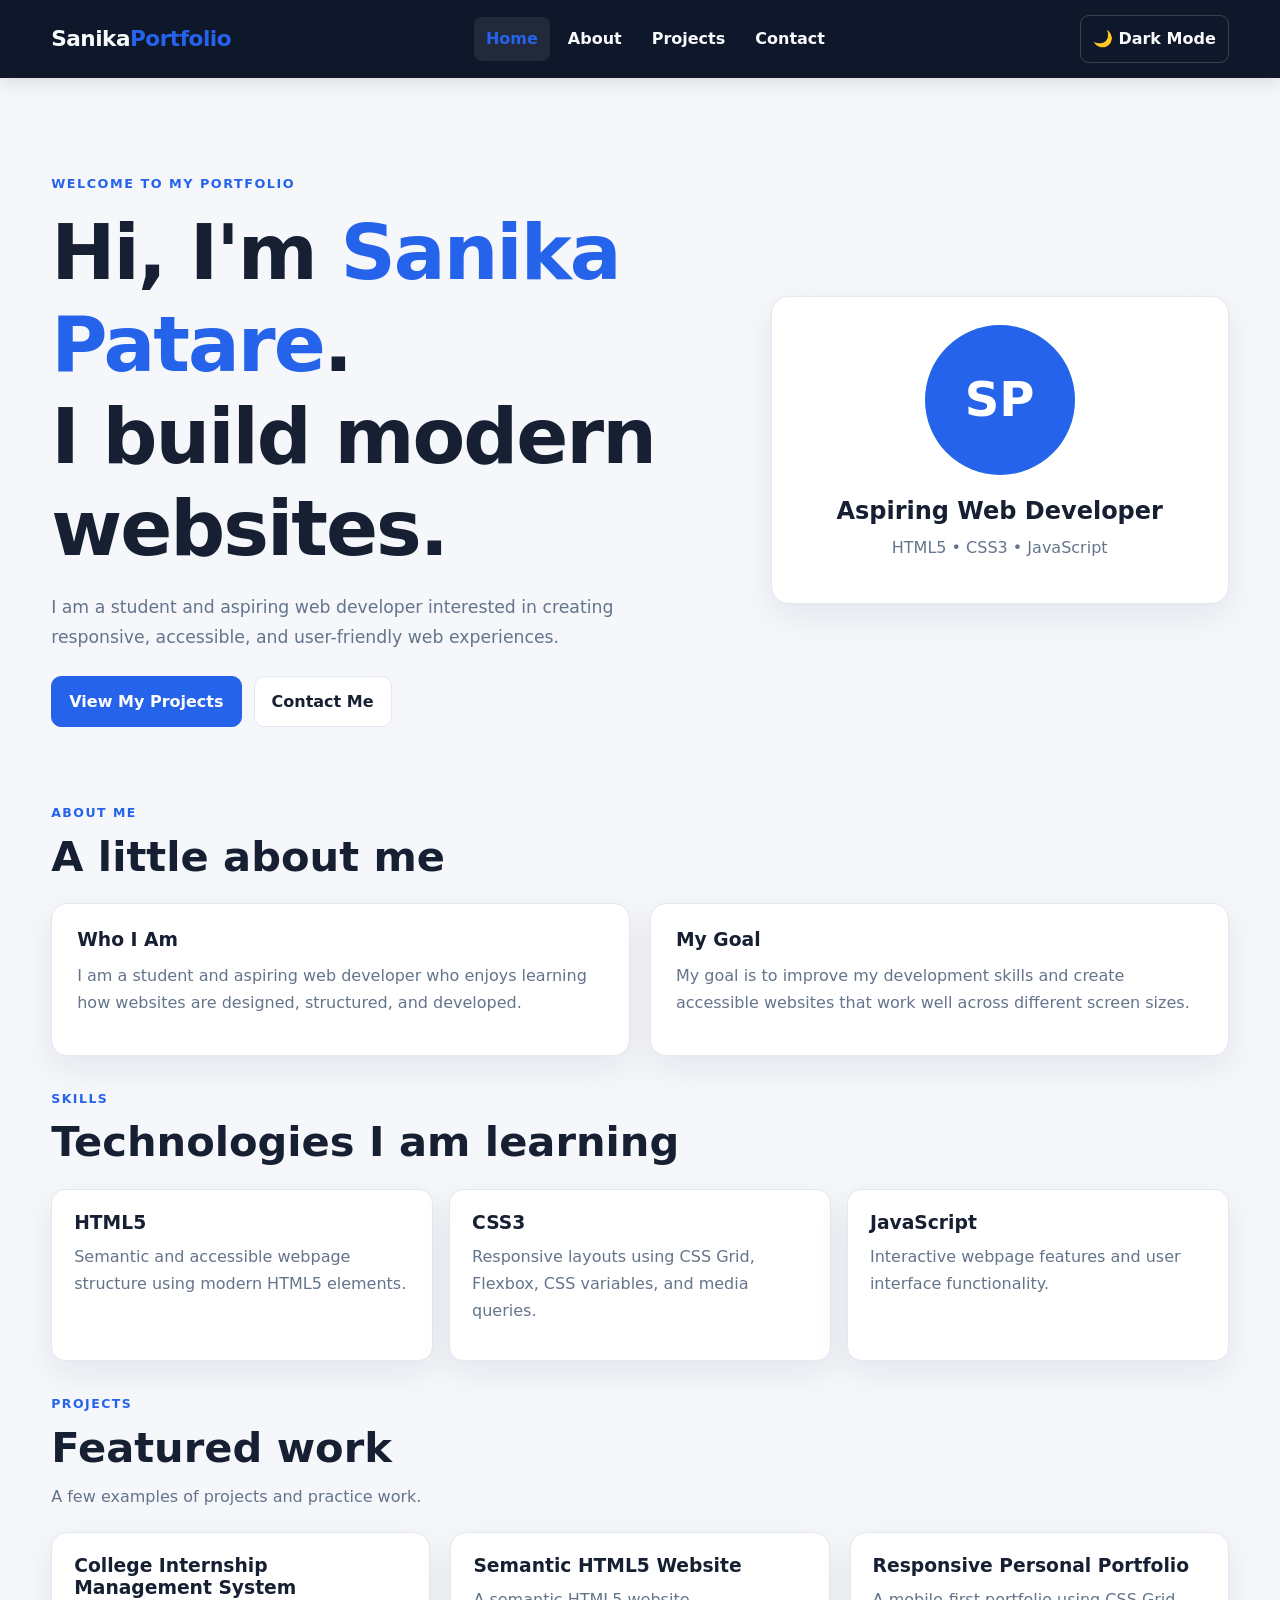
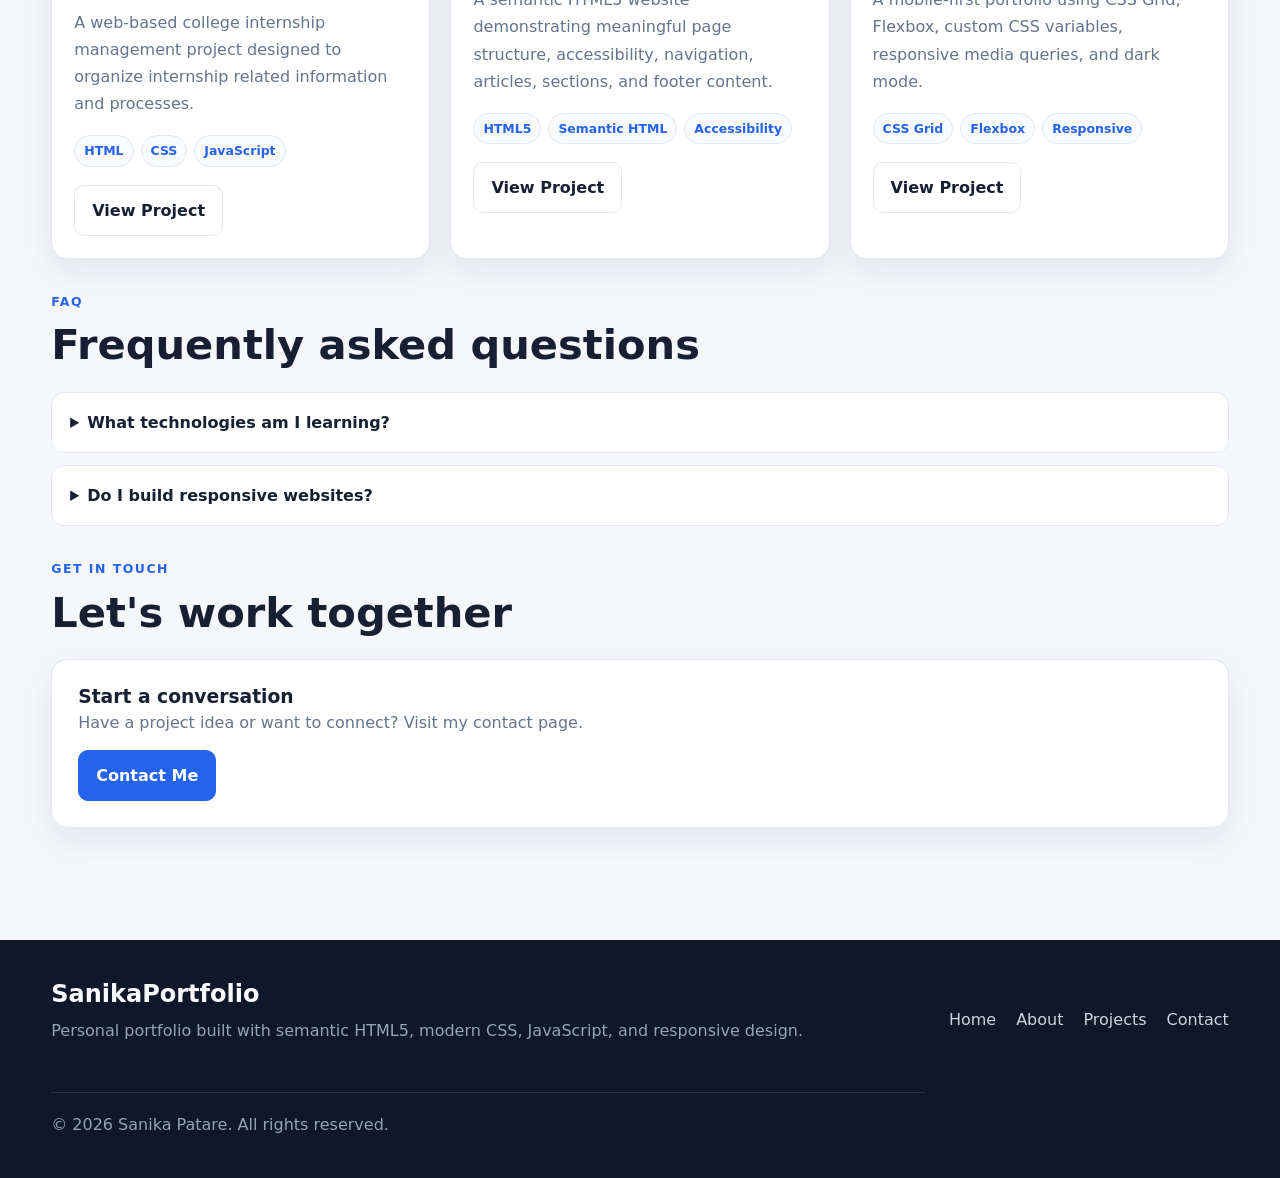
<file: index.html>
<!DOCTYPE html>
<html lang="en">

<head>
    <meta charset="UTF-8">

    <meta
        name="viewport"
        content="width=device-width, initial-scale=1.0"
    >

    <meta
        name="description"
        content="Personal portfolio of Sanika Patare, an aspiring web developer."
    >

    <title>Sanika Patare | Portfolio</title>

    <link rel="stylesheet" href="styles.css">
</head>

<body>

    <!-- =====================================
         HEADER
    ====================================== -->
    <header class="site-header">

        <div class="container header-inner">

            <a class="logo" href="index.html">
                Sanika<span>Portfolio</span>
            </a>

            <!-- NAVIGATION -->
            <nav
                class="site-nav"
                id="main-navigation"
                aria-label="Main navigation"
            >

                <ul>

                    <li>
                        <a
                            href="index.html"
                            aria-current="page"
                        >
                            Home
                        </a>
                    </li>

                    <li>
                        <a href="about.html">
                            About
                        </a>
                    </li>

                    <li>
                        <a href="projects.html">
                            Projects
                        </a>
                    </li>

                    <li>
                        <a href="contact.html">
                            Contact
                        </a>
                    </li>

                </ul>

            </nav>

            <!-- HEADER ACTIONS -->
            <div class="header-actions">

                <button
                    type="button"
                    class="theme-toggle"
                    id="theme-toggle"
                    aria-label="Switch to dark mode"
                >
                    🌙 Dark Mode
                </button>

                <button
                    type="button"
                    class="menu-toggle"
                    id="menu-toggle"
                    aria-label="Open navigation menu"
                    aria-expanded="false"
                    aria-controls="main-navigation"
                >
                    ☰
                </button>

            </div>

        </div>

    </header>


    <!-- =====================================
         MAIN
    ====================================== -->
    <main>

        <!-- =================================
             HERO
        ================================== -->
        <section class="hero">

            <div class="container hero-grid">

                <div class="hero-content">

                    <p class="eyebrow">
                        WELCOME TO MY PORTFOLIO
                    </p>

                    <h1>
                        Hi, I'm
                        <span>Sanika Patare</span>.
                        <br>
                        I build modern websites.
                    </h1>

                    <p class="lead">
                        I am a student and aspiring web developer
                        interested in creating responsive,
                        accessible, and user-friendly web experiences.
                    </p>

                    <div class="hero-actions">

                        <a
                            class="btn btn-primary"
                            href="projects.html"
                        >
                            View My Projects
                        </a>

                        <a
                            class="btn btn-secondary"
                            href="contact.html"
                        >
                            Contact Me
                        </a>

                    </div>

                </div>


                <!-- PROFILE CARD -->
                <aside
                    class="hero-card"
                    aria-label="Profile summary"
                >

                    <div
                        class="profile-placeholder"
                        aria-hidden="true"
                    >
                        SP
                    </div>

                    <h2>
                        Aspiring Web Developer
                    </h2>

                    <p>
                        HTML5 • CSS3 • JavaScript
                    </p>

                </aside>

            </div>

        </section>


        <!-- =================================
             ABOUT
        ================================== -->
        <section class="section">

            <div class="container">

                <header class="section-header">

                    <p class="eyebrow">
                        ABOUT ME
                    </p>

                    <h2>
                        A little about me
                    </h2>

                </header>


                <div class="info-grid">

                    <article class="info-card">

                        <h3>
                            Who I Am
                        </h3>

                        <p>
                            I am a student and aspiring web developer
                            who enjoys learning how websites are designed,
                            structured, and developed.
                        </p>

                    </article>


                    <article class="info-card">

                        <h3>
                            My Goal
                        </h3>

                        <p>
                            My goal is to improve my development skills
                            and create accessible websites that work
                            well across different screen sizes.
                        </p>

                    </article>

                </div>

            </div>

        </section>


        <!-- =================================
             SKILLS
        ================================== -->
        <section class="section">

            <div class="container">

                <header class="section-header">

                    <p class="eyebrow">
                        SKILLS
                    </p>

                    <h2>
                        Technologies I am learning
                    </h2>

                </header>


                <div class="skills-grid">

                    <article class="skill-card">

                        <h3>
                            HTML5
                        </h3>

                        <p>
                            Semantic and accessible webpage structure
                            using modern HTML5 elements.
                        </p>

                    </article>


                    <article class="skill-card">

                        <h3>
                            CSS3
                        </h3>

                        <p>
                            Responsive layouts using CSS Grid,
                            Flexbox, CSS variables, and media queries.
                        </p>

                    </article>


                    <article class="skill-card">

                        <h3>
                            JavaScript
                        </h3>

                        <p>
                            Interactive webpage features and
                            user interface functionality.
                        </p>

                    </article>

                </div>

            </div>

        </section>


        <!-- =================================
             PROJECTS
        ================================== -->
        <section class="section">

            <div class="container">

                <header class="section-header">

                    <p class="eyebrow">
                        PROJECTS
                    </p>

                    <h2>
                        Featured work
                    </h2>

                    <p>
                        A few examples of projects and practice work.
                    </p>

                </header>


                <div class="project-grid">

                    <!-- PROJECT 1 -->
                    <article class="project-card">

                        <div class="project-card-content">

                            <h3>
                                College Internship Management System
                            </h3>

                            <p>
                                A web-based college internship management
                                project designed to organize internship
                                related information and processes.
                            </p>

                            <div class="project-tags">

                                <span>
                                    HTML
                                </span>

                                <span>
                                    CSS
                                </span>

                                <span>
                                    JavaScript
                                </span>

                            </div>

                            <a
                                class="btn btn-secondary"
                                href="projects.html"
                            >
                                View Project
                            </a>

                        </div>

                    </article>


                    <!-- PROJECT 2 -->
                    <article class="project-card">

                        <div class="project-card-content">

                            <h3>
                                Semantic HTML5 Website
                            </h3>

                            <p>
                                A semantic HTML5 website demonstrating
                                meaningful page structure, accessibility,
                                navigation, articles, sections, and footer
                                content.
                            </p>

                            <div class="project-tags">

                                <span>
                                    HTML5
                                </span>

                                <span>
                                    Semantic HTML
                                </span>

                                <span>
                                    Accessibility
                                </span>

                            </div>

                            <a
                                class="btn btn-secondary"
                                href="index.html"
                            >
                                View Project
                            </a>

                        </div>

                    </article>


                    <!-- PROJECT 3 -->
                    <article class="project-card">

                        <div class="project-card-content">

                            <h3>
                                Responsive Personal Portfolio
                            </h3>

                            <p>
                                A mobile-first portfolio using CSS Grid,
                                Flexbox, custom CSS variables, responsive
                                media queries, and dark mode.
                            </p>

                            <div class="project-tags">

                                <span>
                                    CSS Grid
                                </span>

                                <span>
                                    Flexbox
                                </span>

                                <span>
                                    Responsive
                                </span>

                            </div>

                            <a
                                class="btn btn-secondary"
                                href="index.html"
                            >
                                View Project
                            </a>

                        </div>

                    </article>

                </div>

            </div>

        </section>


        <!-- =================================
             FAQ
        ================================== -->
        <section class="section">

            <div class="container">

                <header class="section-header">

                    <p class="eyebrow">
                        FAQ
                    </p>

                    <h2>
                        Frequently asked questions
                    </h2>

                </header>


                <details>

                    <summary>
                        What technologies am I learning?
                    </summary>

                    <p>
                        I am currently learning HTML5, CSS3,
                        JavaScript, responsive design, CSS Grid,
                        Flexbox, and CSS custom properties.
                    </p>

                </details>


                <details>

                    <summary>
                        Do I build responsive websites?
                    </summary>

                    <p>
                        Yes. I use responsive layouts designed
                        for mobile, tablet, and desktop screens.
                    </p>

                </details>

            </div>

        </section>


        <!-- =================================
             CONTACT CTA
        ================================== -->
        <section class="section">

            <div class="container">

                <header class="section-header">

                    <p class="eyebrow">
                        GET IN TOUCH
                    </p>

                    <h2>
                        Let's work together
                    </h2>

                </header>


                <article class="contact-card">

                    <h3>
                        Start a conversation
                    </h3>

                    <p>
                        Have a project idea or want to connect?
                        Visit my contact page.
                    </p>

                    <a
                        class="btn btn-primary"
                        href="contact.html"
                    >
                        Contact Me
                    </a>

                </article>

            </div>

        </section>

    </main>


    <!-- =====================================
         FOOTER
    ====================================== -->
    <footer class="site-footer">

        <div class="container footer-grid">

            <div class="footer-brand">

                <h2>
                    SanikaPortfolio
                </h2>

                <p>
                    Personal portfolio built with semantic HTML5,
                    modern CSS, JavaScript, and responsive design.
                </p>

            </div>


            <nav
                class="footer-nav"
                aria-label="Footer navigation"
            >

                <a href="index.html">
                    Home
                </a>

                <a href="about.html">
                    About
                </a>

                <a href="projects.html">
                    Projects
                </a>

                <a href="contact.html">
                    Contact
                </a>

            </nav>


            <p class="copyright">
                &copy; 2026 Sanika Patare.
                All rights reserved.
            </p>

        </div>

    </footer>


    <!-- JAVASCRIPT -->
    <script src="script.js"></script>

</body>

</html>
</file>
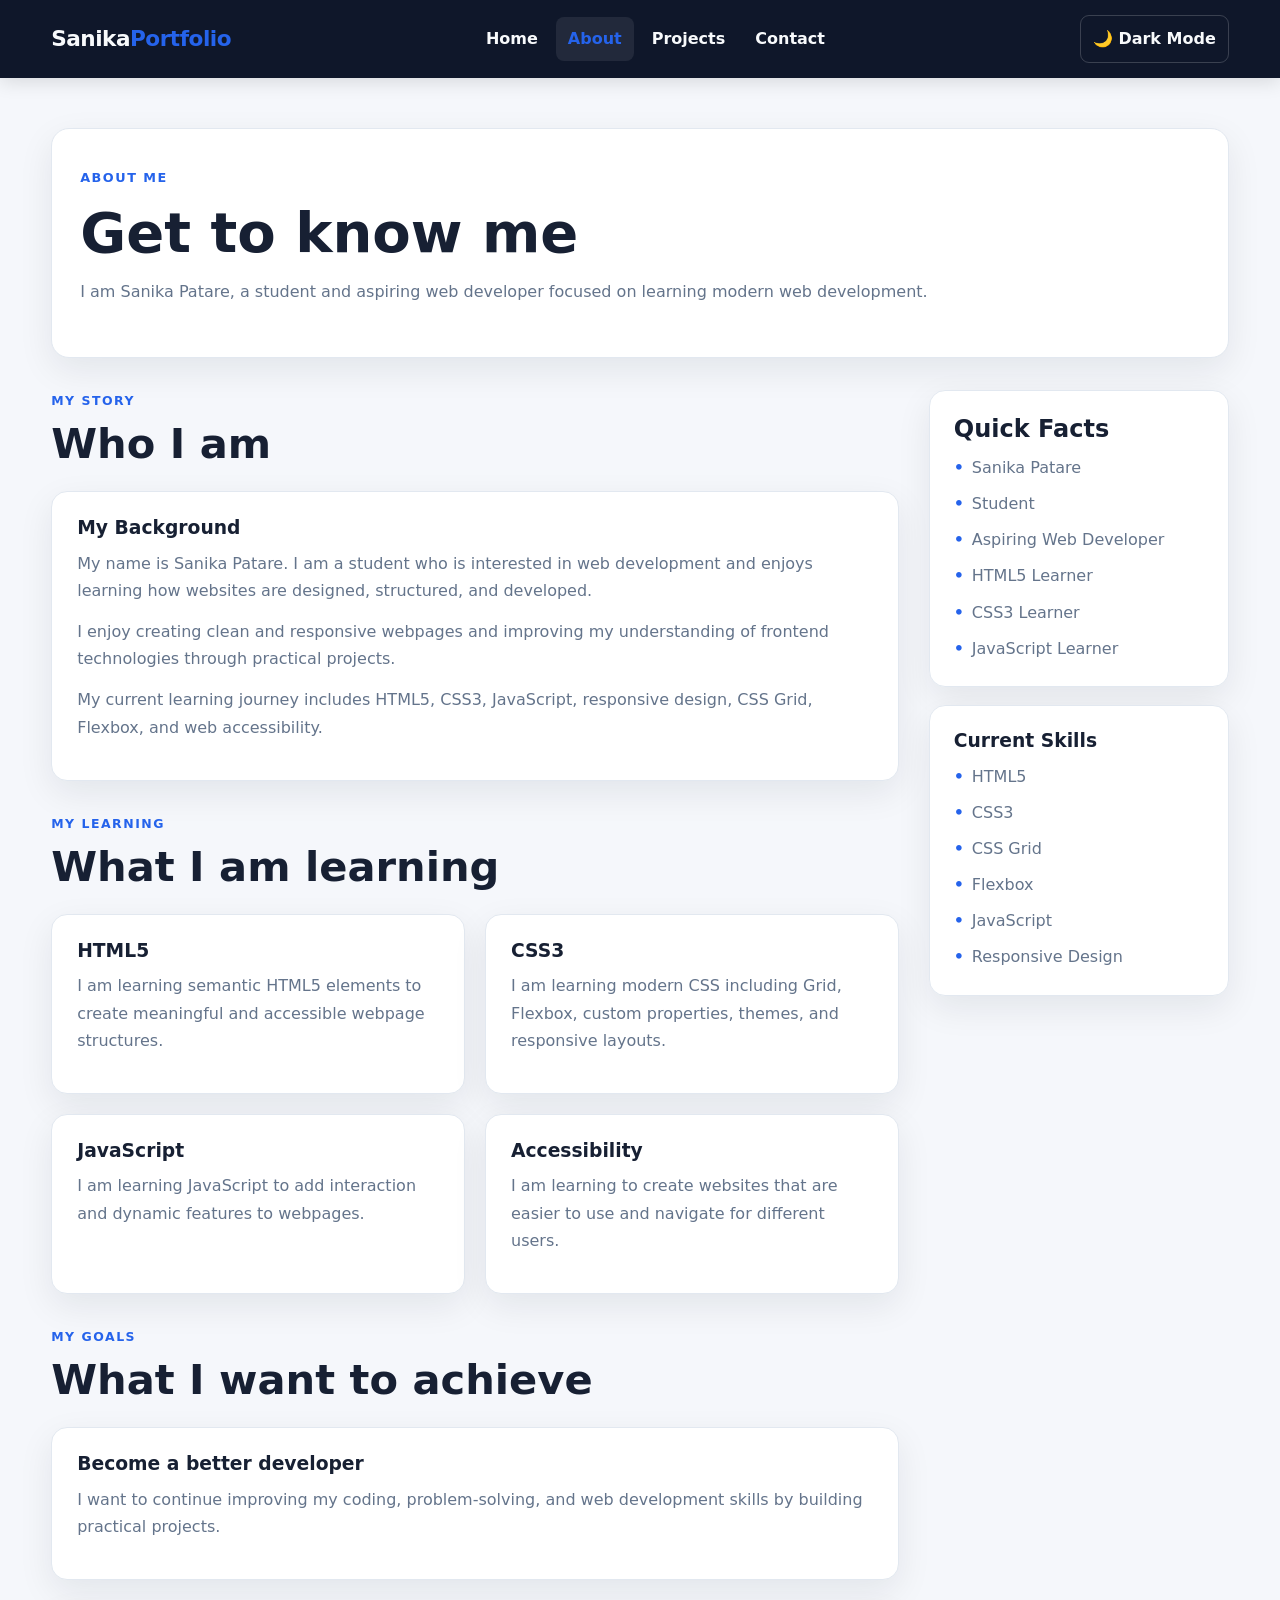
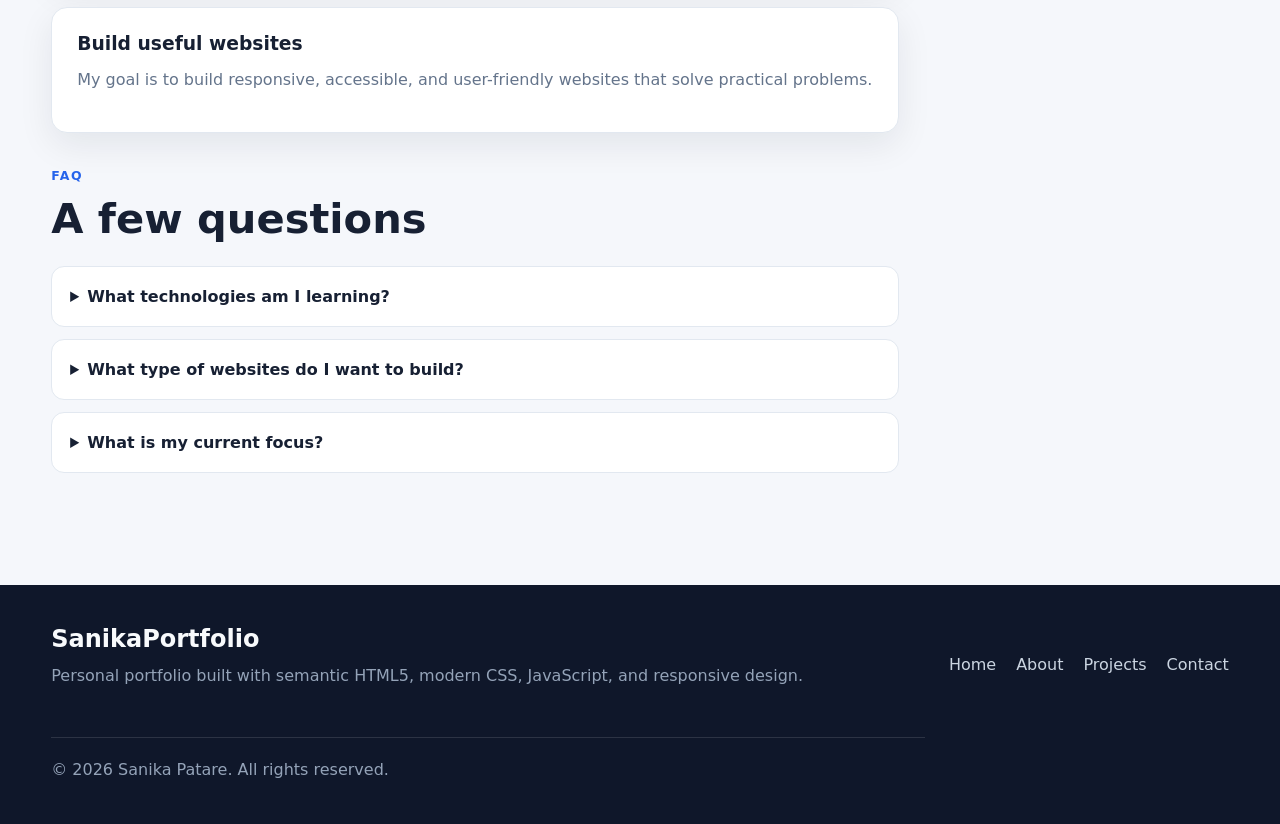
<file: about.html>
<!DOCTYPE html>
<html lang="en">

<head>
    <meta charset="UTF-8">

    <meta
        name="viewport"
        content="width=device-width, initial-scale=1.0"
    >

    <meta
        name="description"
        content="About Sanika Patare, an aspiring web developer."
    >

    <title>About | Sanika Patare</title>

    <link rel="stylesheet" href="styles.css">
</head>

<body>

    <!-- =====================================
         HEADER
    ====================================== -->
    <header class="site-header">

        <div class="container header-inner">

            <a class="logo" href="index.html">
                Sanika<span>Portfolio</span>
            </a>

            <nav
                class="site-nav"
                id="main-navigation"
                aria-label="Main navigation"
            >

                <ul>

                    <li>
                        <a href="index.html">
                            Home
                        </a>
                    </li>

                    <li>
                        <a
                            href="about.html"
                            aria-current="page"
                        >
                            About
                        </a>
                    </li>

                    <li>
                        <a href="projects.html">
                            Projects
                        </a>
                    </li>

                    <li>
                        <a href="contact.html">
                            Contact
                        </a>
                    </li>

                </ul>

            </nav>

            <div class="header-actions">

                <button
                    type="button"
                    class="theme-toggle"
                    id="theme-toggle"
                    aria-label="Switch to dark mode"
                >
                    🌙 Dark Mode
                </button>

                <button
                    type="button"
                    class="menu-toggle"
                    id="menu-toggle"
                    aria-label="Open navigation menu"
                    aria-expanded="false"
                    aria-controls="main-navigation"
                >
                    ☰
                </button>

            </div>

        </div>

    </header>


    <!-- =====================================
         MAIN
    ====================================== -->
    <main>

        <div class="container">

            <!-- PAGE HEADER -->
            <header class="page-header">

                <p class="eyebrow">
                    ABOUT ME
                </p>

                <h1>
                    Get to know me
                </h1>

                <p>
                    I am Sanika Patare, a student and aspiring web
                    developer focused on learning modern web development.
                </p>

            </header>


            <!-- CONTENT LAYOUT -->
            <div class="content-layout">

                <div class="content">

                    <!-- =================================
                         MY STORY
                    ================================== -->
                    <section class="section">

                        <header class="section-header">

                            <p class="eyebrow">
                                MY STORY
                            </p>

                            <h2>
                                Who I am
                            </h2>

                        </header>


                        <article class="info-card">

                            <h3>
                                My Background
                            </h3>

                            <p>
                                My name is Sanika Patare. I am a student
                                who is interested in web development and
                                enjoys learning how websites are designed,
                                structured, and developed.
                            </p>

                            <p>
                                I enjoy creating clean and responsive
                                webpages and improving my understanding of
                                frontend technologies through practical
                                projects.
                            </p>

                            <p>
                                My current learning journey includes
                                HTML5, CSS3, JavaScript, responsive design,
                                CSS Grid, Flexbox, and web accessibility.
                            </p>

                        </article>

                    </section>


                    <!-- =================================
                         MY LEARNING
                    ================================== -->
                    <section class="section">

                        <header class="section-header">

                            <p class="eyebrow">
                                MY LEARNING
                            </p>

                            <h2>
                                What I am learning
                            </h2>

                        </header>


                        <div class="info-grid">

                            <article class="info-card">

                                <h3>
                                    HTML5
                                </h3>

                                <p>
                                    I am learning semantic HTML5 elements
                                    to create meaningful and accessible
                                    webpage structures.
                                </p>

                            </article>


                            <article class="info-card">

                                <h3>
                                    CSS3
                                </h3>

                                <p>
                                    I am learning modern CSS including
                                    Grid, Flexbox, custom properties,
                                    themes, and responsive layouts.
                                </p>

                            </article>


                            <article class="info-card">

                                <h3>
                                    JavaScript
                                </h3>

                                <p>
                                    I am learning JavaScript to add
                                    interaction and dynamic features
                                    to webpages.
                                </p>

                            </article>


                            <article class="info-card">

                                <h3>
                                    Accessibility
                                </h3>

                                <p>
                                    I am learning to create websites
                                    that are easier to use and navigate
                                    for different users.
                                </p>

                            </article>

                        </div>

                    </section>


                    <!-- =================================
                         MY GOALS
                    ================================== -->
                    <section class="section">

                        <header class="section-header">

                            <p class="eyebrow">
                                MY GOALS
                            </p>

                            <h2>
                                What I want to achieve
                            </h2>

                        </header>


                        <article class="info-card">

                            <h3>
                                Become a better developer
                            </h3>

                            <p>
                                I want to continue improving my coding,
                                problem-solving, and web development skills
                                by building practical projects.
                            </p>

                        </article>


                        <br>


                        <article class="info-card">

                            <h3>
                                Build useful websites
                            </h3>

                            <p>
                                My goal is to build responsive, accessible,
                                and user-friendly websites that solve
                                practical problems.
                            </p>

                        </article>

                    </section>


                    <!-- =================================
                         FAQ
                    ================================== -->
                    <section class="section">

                        <header class="section-header">

                            <p class="eyebrow">
                                FAQ
                            </p>

                            <h2>
                                A few questions
                            </h2>

                        </header>


                        <details>

                            <summary>
                                What technologies am I learning?
                            </summary>

                            <p>
                                I am currently learning HTML5, CSS3,
                                JavaScript, CSS Grid, Flexbox,
                                responsive design, and accessibility.
                            </p>

                        </details>


                        <details>

                            <summary>
                                What type of websites do I want to build?
                            </summary>

                            <p>
                                I want to build clean, responsive,
                                accessible, and easy-to-use websites.
                            </p>

                        </details>


                        <details>

                            <summary>
                                What is my current focus?
                            </summary>

                            <p>
                                My current focus is improving my frontend
                                development skills through practical
                                projects and continuous learning.
                            </p>

                        </details>

                    </section>

                </div>


                <!-- =================================
                     SIDEBAR
                ================================== -->
                <aside class="sidebar">

                    <section class="sidebar-card">

                        <h2>
                            Quick Facts
                        </h2>

                        <ul class="sidebar-list">

                            <li>
                                Sanika Patare
                            </li>

                            <li>
                                Student
                            </li>

                            <li>
                                Aspiring Web Developer
                            </li>

                            <li>
                                HTML5 Learner
                            </li>

                            <li>
                                CSS3 Learner
                            </li>

                            <li>
                                JavaScript Learner
                            </li>

                        </ul>

                    </section>


                    <section class="sidebar-card">

                        <h3>
                            Current Skills
                        </h3>

                        <ul class="sidebar-list">

                            <li>
                                HTML5
                            </li>

                            <li>
                                CSS3
                            </li>

                            <li>
                                CSS Grid
                            </li>

                            <li>
                                Flexbox
                            </li>

                            <li>
                                JavaScript
                            </li>

                            <li>
                                Responsive Design
                            </li>

                        </ul>

                    </section>

                </aside>

            </div>

        </div>

    </main>


    <!-- =====================================
         FOOTER
    ====================================== -->
    <footer class="site-footer">

        <div class="container footer-grid">

            <div class="footer-brand">

                <h2>
                    SanikaPortfolio
                </h2>

                <p>
                    Personal portfolio built with semantic HTML5,
                    modern CSS, JavaScript, and responsive design.
                </p>

            </div>


            <nav
                class="footer-nav"
                aria-label="Footer navigation"
            >

                <a href="index.html">
                    Home
                </a>

                <a href="about.html">
                    About
                </a>

                <a href="projects.html">
                    Projects
                </a>

                <a href="contact.html">
                    Contact
                </a>

            </nav>


            <p class="copyright">
                &copy; 2026 Sanika Patare.
                All rights reserved.
            </p>

        </div>

    </footer>


    <script src="script.js"></script>

</body>

</html>
</file>
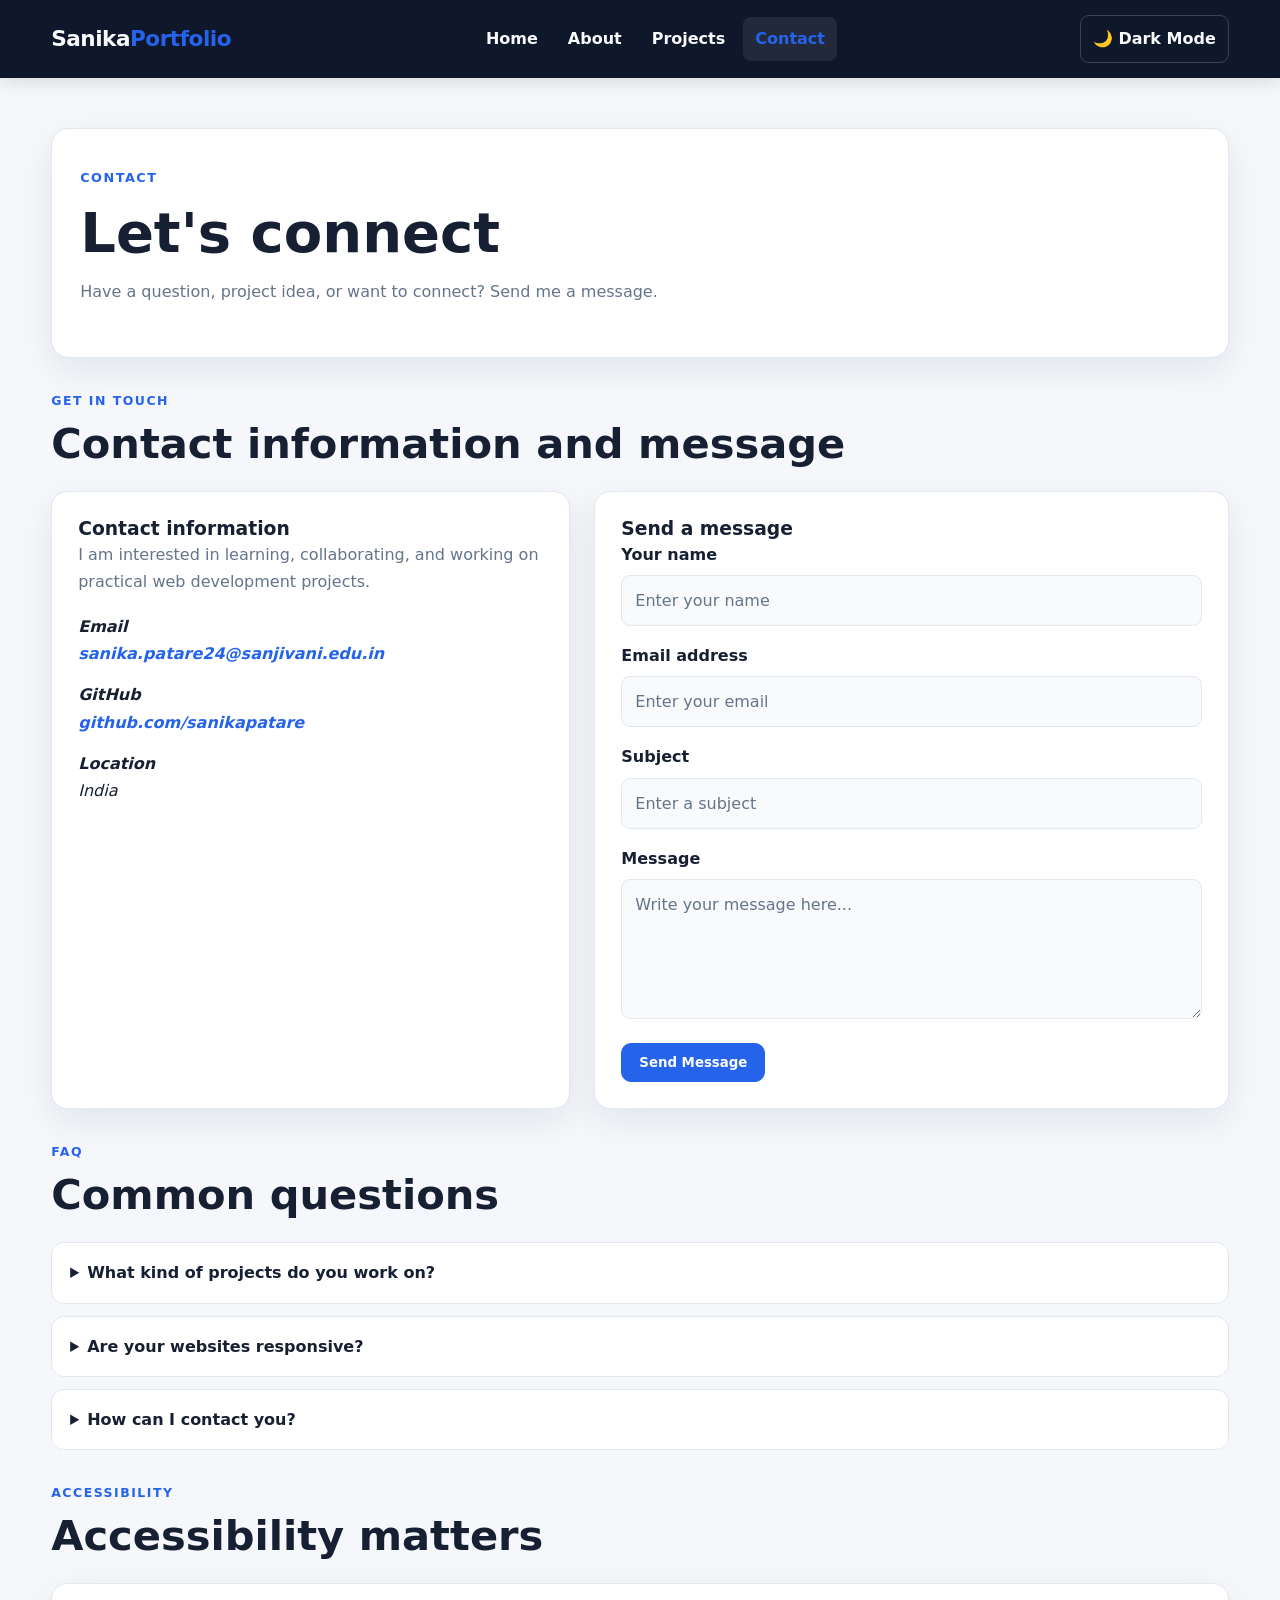
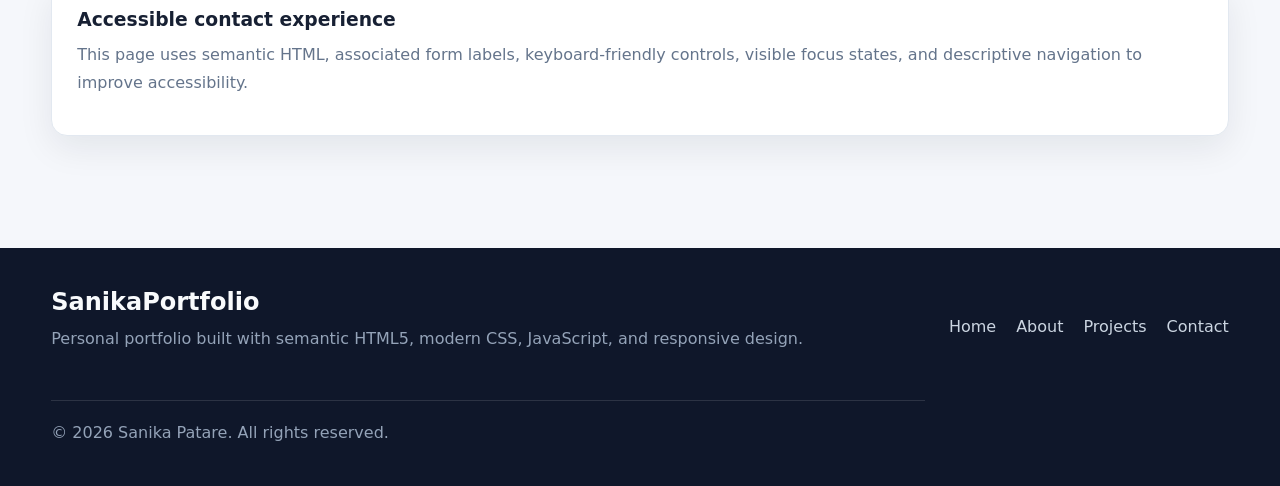
<file: contact.html>
<!DOCTYPE html>
<html lang="en">

<head>
    <meta charset="UTF-8">

    <meta
        name="viewport"
        content="width=device-width, initial-scale=1.0"
    >

    <meta
        name="description"
        content="Contact Sanika Patare, an aspiring web developer."
    >

    <title>Contact | Sanika Patare</title>

    <link rel="stylesheet" href="styles.css">
</head>

<body>

    <!-- =====================================
         HEADER
    ====================================== -->
    <header class="site-header">

        <div class="container header-inner">

            <a class="logo" href="index.html">
                Sanika<span>Portfolio</span>
            </a>


            <nav
                class="site-nav"
                id="main-navigation"
                aria-label="Main navigation"
            >

                <ul>

                    <li>
                        <a href="index.html">
                            Home
                        </a>
                    </li>

                    <li>
                        <a href="about.html">
                            About
                        </a>
                    </li>

                    <li>
                        <a href="projects.html">
                            Projects
                        </a>
                    </li>

                    <li>
                        <a
                            href="contact.html"
                            aria-current="page"
                        >
                            Contact
                        </a>
                    </li>

                </ul>

            </nav>


            <div class="header-actions">

                <button
                    type="button"
                    class="theme-toggle"
                    id="theme-toggle"
                    aria-label="Switch to dark mode"
                >
                    🌙 Dark Mode
                </button>


                <button
                    type="button"
                    class="menu-toggle"
                    id="menu-toggle"
                    aria-label="Open navigation menu"
                    aria-expanded="false"
                    aria-controls="main-navigation"
                >
                    ☰
                </button>

            </div>

        </div>

    </header>


    <!-- =====================================
         MAIN
    ====================================== -->
    <main>

        <div class="container">


            <!-- =================================
                 PAGE HEADER
            ================================== -->
            <header class="page-header">

                <p class="eyebrow">
                    CONTACT
                </p>

                <h1>
                    Let's connect
                </h1>

                <p>
                    Have a question, project idea, or want to connect?
                    Send me a message.
                </p>

            </header>


            <!-- =================================
                 CONTACT SECTION
            ================================== -->
            <section class="section">

                <header class="section-header">

                    <p class="eyebrow">
                        GET IN TOUCH
                    </p>

                    <h2>
                        Contact information and message
                    </h2>

                </header>


                <div class="contact-grid">


                    <!-- CONTACT INFORMATION -->
                    <article class="contact-card">

                        <h3>
                            Contact information
                        </h3>

                        <p>
                            I am interested in learning, collaborating,
                            and working on practical web development
                            projects.
                        </p>


                        <address class="contact-details">

                            <div>

                                <strong>
                                    Email
                                </strong>

                                <br>

                                <a
                                    href="mailto:sanika.patare24@sanjivani.edu.in"
                                >
                                    sanika.patare24@sanjivani.edu.in
                                </a>

                            </div>


                            <div>

                                <strong>
                                    GitHub
                                </strong>

                                <br>

                                <a
                                    href="https://github.com/sanikapatare"
                                    target="_blank"
                                    rel="noopener noreferrer"
                                >
                                    github.com/sanikapatare
                                </a>

                            </div>


                            <div>

                                <strong>
                                    Location
                                </strong>

                                <br>

                                India

                            </div>

                        </address>

                    </article>


                    <!-- CONTACT FORM -->
                    <form
                        class="contact-form"
                        action="#"
                        method="post"
                    >

                        <h3>
                            Send a message
                        </h3>


                        <div class="form-group">

                            <label for="name">
                                Your name
                            </label>

                            <input
                                type="text"
                                id="name"
                                name="name"
                                autocomplete="name"
                                placeholder="Enter your name"
                                required
                            >

                        </div>


                        <div class="form-group">

                            <label for="email">
                                Email address
                            </label>

                            <input
                                type="email"
                                id="email"
                                name="email"
                                autocomplete="email"
                                placeholder="Enter your email"
                                required
                            >

                        </div>


                        <div class="form-group">

                            <label for="subject">
                                Subject
                            </label>

                            <input
                                type="text"
                                id="subject"
                                name="subject"
                                placeholder="Enter a subject"
                                required
                            >

                        </div>


                        <div class="form-group">

                            <label for="message">
                                Message
                            </label>

                            <textarea
                                id="message"
                                name="message"
                                placeholder="Write your message here..."
                                required
                            ></textarea>

                        </div>


                        <button
                            type="submit"
                            class="btn btn-primary"
                        >
                            Send Message
                        </button>

                    </form>

                </div>

            </section>


            <!-- =================================
                 FAQ SECTION
            ================================== -->
            <section class="section">

                <header class="section-header">

                    <p class="eyebrow">
                        FAQ
                    </p>

                    <h2>
                        Common questions
                    </h2>

                </header>


                <details>

                    <summary>
                        What kind of projects do you work on?
                    </summary>

                    <p>
                        I work on learning projects involving frontend
                        development, responsive websites, semantic HTML,
                        CSS, and JavaScript.
                    </p>

                </details>


                <details>

                    <summary>
                        Are your websites responsive?
                    </summary>

                    <p>
                        Yes. I use CSS Grid, Flexbox, media queries,
                        and a mobile-first approach.
                    </p>

                </details>


                <details>

                    <summary>
                        How can I contact you?
                    </summary>

                    <p>
                        You can contact me using the email address
                        shown on this page.
                    </p>

                </details>

            </section>


            <!-- =================================
                 ACCESSIBILITY SECTION
            ================================== -->
            <section class="section">

                <header class="section-header">

                    <p class="eyebrow">
                        ACCESSIBILITY
                    </p>

                    <h2>
                        Accessibility matters
                    </h2>

                </header>


                <article class="info-card">

                    <h3>
                        Accessible contact experience
                    </h3>

                    <p>
                        This page uses semantic HTML, associated
                        form labels, keyboard-friendly controls,
                        visible focus states, and descriptive
                        navigation to improve accessibility.
                    </p>

                </article>

            </section>

        </div>

    </main>


    <!-- =====================================
         FOOTER
    ====================================== -->
    <footer class="site-footer">

        <div class="container footer-grid">


            <div class="footer-brand">

                <h2>
                    SanikaPortfolio
                </h2>

                <p>
                    Personal portfolio built with semantic HTML5,
                    modern CSS, JavaScript, and responsive design.
                </p>

            </div>


            <nav
                class="footer-nav"
                aria-label="Footer navigation"
            >

                <a href="index.html">
                    Home
                </a>

                <a href="about.html">
                    About
                </a>

                <a href="projects.html">
                    Projects
                </a>

                <a href="contact.html">
                    Contact
                </a>

            </nav>


            <p class="copyright">
                &copy; 2026 Sanika Patare.
                All rights reserved.
            </p>

        </div>

    </footer>


    <!-- JAVASCRIPT -->
    <script src="script.js"></script>

</body>

</html>
</file>
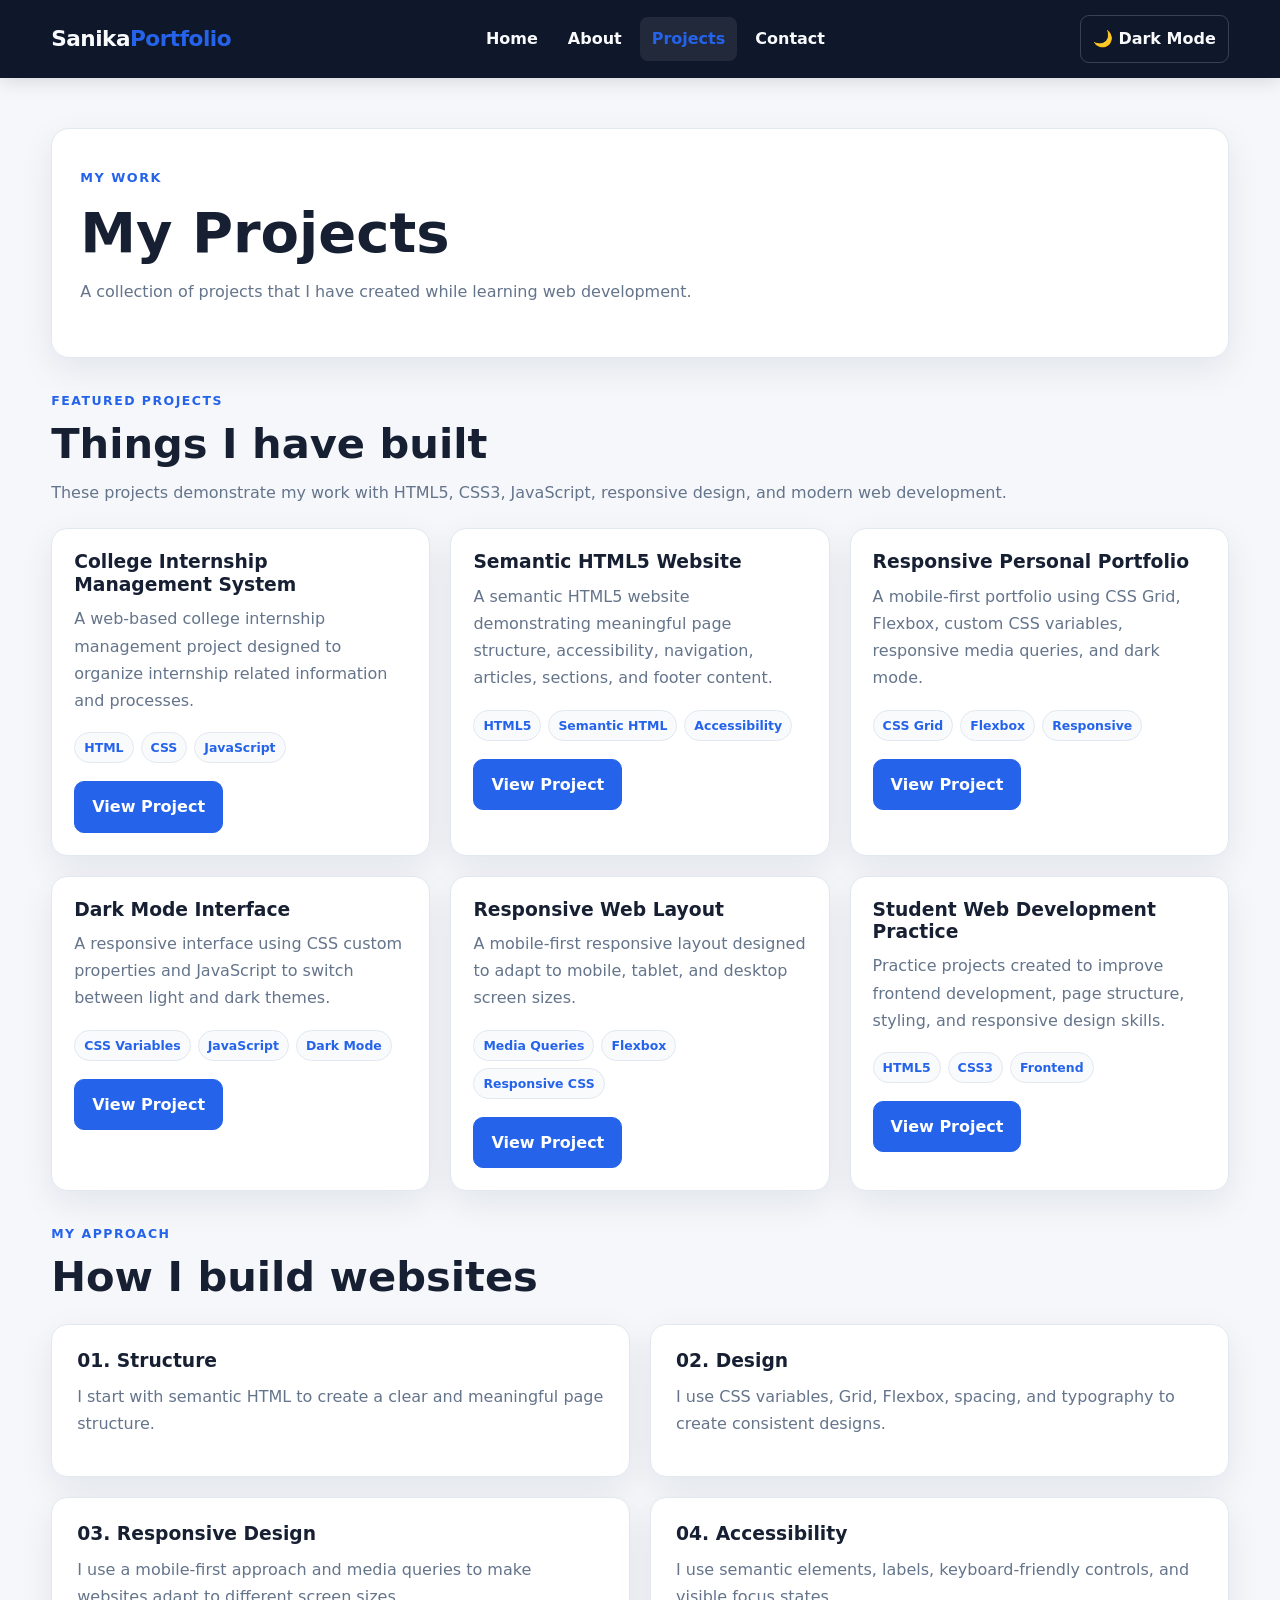
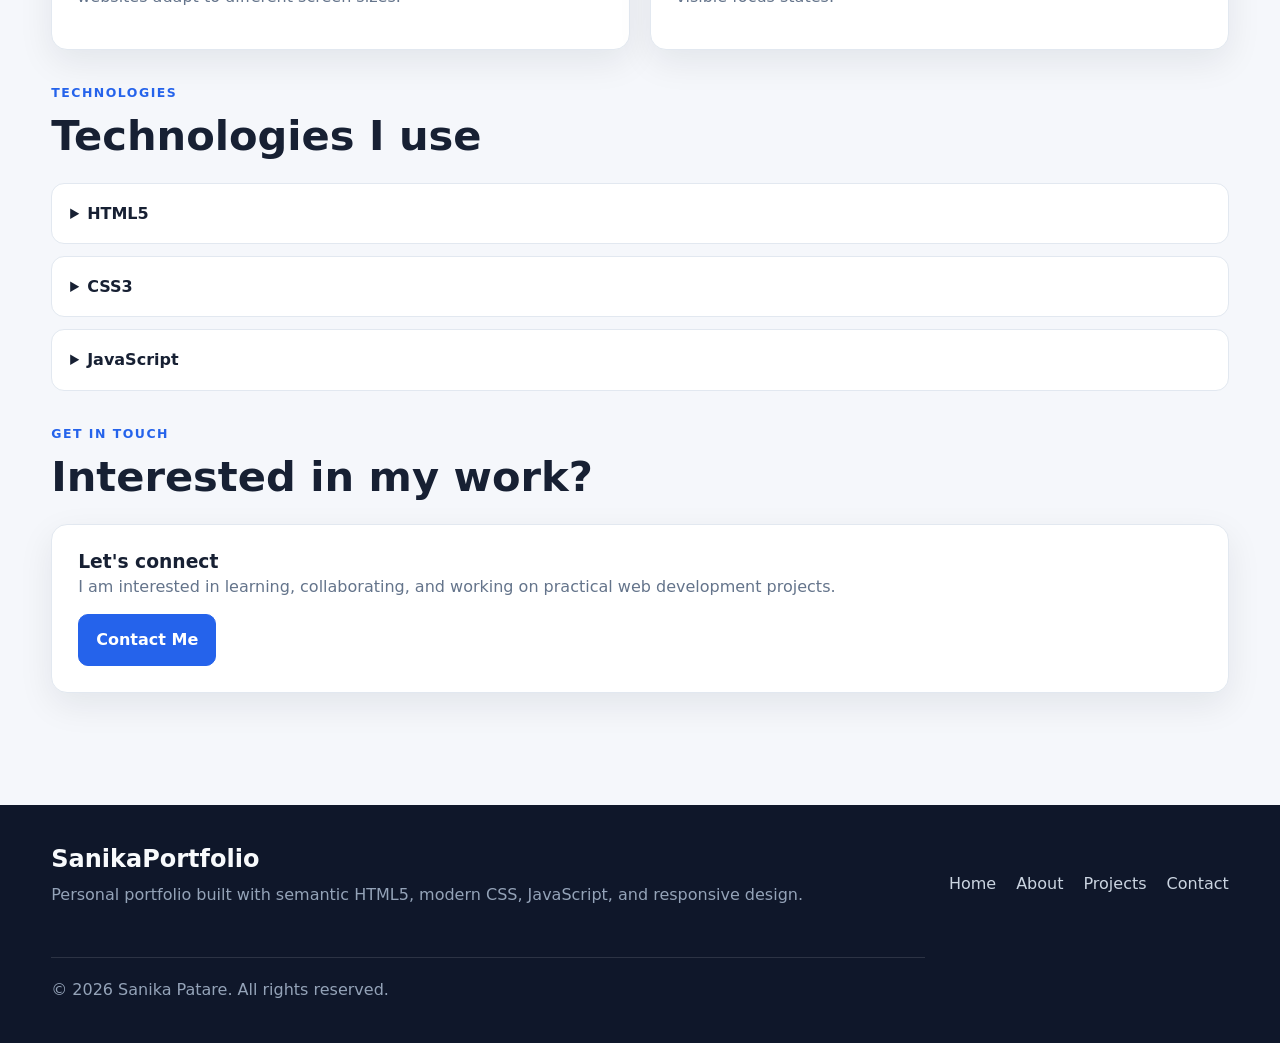
<file: projects.html>
<!DOCTYPE html>
<html lang="en">

<head>
    <meta charset="UTF-8">

    <meta
        name="viewport"
        content="width=device-width, initial-scale=1.0"
    >

    <meta
        name="description"
        content="Projects created by Sanika Patare, an aspiring web developer."
    >

    <title>Projects | Sanika Patare</title>

    <link rel="stylesheet" href="styles.css">
</head>

<body>

    <!-- =====================================
         HEADER
    ====================================== -->
    <header class="site-header">

        <div class="container header-inner">

            <a class="logo" href="index.html">
                Sanika<span>Portfolio</span>
            </a>


            <nav
                class="site-nav"
                id="main-navigation"
                aria-label="Main navigation"
            >

                <ul>

                    <li>
                        <a href="index.html">
                            Home
                        </a>
                    </li>

                    <li>
                        <a href="about.html">
                            About
                        </a>
                    </li>

                    <li>
                        <a
                            href="projects.html"
                            aria-current="page"
                        >
                            Projects
                        </a>
                    </li>

                    <li>
                        <a href="contact.html">
                            Contact
                        </a>
                    </li>

                </ul>

            </nav>


            <div class="header-actions">

                <button
                    type="button"
                    class="theme-toggle"
                    id="theme-toggle"
                    aria-label="Switch to dark mode"
                >
                    🌙 Dark Mode
                </button>


                <button
                    type="button"
                    class="menu-toggle"
                    id="menu-toggle"
                    aria-label="Open navigation menu"
                    aria-expanded="false"
                    aria-controls="main-navigation"
                >
                    ☰
                </button>

            </div>

        </div>

    </header>


    <!-- =====================================
         MAIN
    ====================================== -->
    <main>

        <div class="container">


            <!-- =================================
                 PAGE HEADER
            ================================== -->
            <header class="page-header">

                <p class="eyebrow">
                    MY WORK
                </p>

                <h1>
                    My Projects
                </h1>

                <p>
                    A collection of projects that I have created
                    while learning web development.
                </p>

            </header>


            <!-- =================================
                 FEATURED PROJECTS
            ================================== -->
            <section class="section">

                <header class="section-header">

                    <p class="eyebrow">
                        FEATURED PROJECTS
                    </p>

                    <h2>
                        Things I have built
                    </h2>

                    <p>
                        These projects demonstrate my work with
                        HTML5, CSS3, JavaScript, responsive design,
                        and modern web development.
                    </p>

                </header>


                <div class="project-grid">


                    <!-- PROJECT 1 -->
                    <article class="project-card">

                        <div class="project-card-content">

                            <h3>
                                College Internship Management System
                            </h3>

                            <p>
                                A web-based college internship management
                                project designed to organize internship
                                related information and processes.
                            </p>

                            <div class="project-tags">

                                <span>
                                    HTML
                                </span>

                                <span>
                                    CSS
                                </span>

                                <span>
                                    JavaScript
                                </span>

                            </div>

                            <a
                                class="btn btn-primary"
                                href="index.html"
                            >
                                View Project
                            </a>

                        </div>

                    </article>


                    <!-- PROJECT 2 -->
                    <article class="project-card">

                        <div class="project-card-content">

                            <h3>
                                Semantic HTML5 Website
                            </h3>

                            <p>
                                A semantic HTML5 website demonstrating
                                meaningful page structure, accessibility,
                                navigation, articles, sections, and
                                footer content.
                            </p>

                            <div class="project-tags">

                                <span>
                                    HTML5
                                </span>

                                <span>
                                    Semantic HTML
                                </span>

                                <span>
                                    Accessibility
                                </span>

                            </div>

                            <a
                                class="btn btn-primary"
                                href="index.html"
                            >
                                View Project
                            </a>

                        </div>

                    </article>


                    <!-- PROJECT 3 -->
                    <article class="project-card">

                        <div class="project-card-content">

                            <h3>
                                Responsive Personal Portfolio
                            </h3>

                            <p>
                                A mobile-first portfolio using CSS Grid,
                                Flexbox, custom CSS variables, responsive
                                media queries, and dark mode.
                            </p>

                            <div class="project-tags">

                                <span>
                                    CSS Grid
                                </span>

                                <span>
                                    Flexbox
                                </span>

                                <span>
                                    Responsive
                                </span>

                            </div>

                            <a
                                class="btn btn-primary"
                                href="index.html"
                            >
                                View Project
                            </a>

                        </div>

                    </article>


                    <!-- PROJECT 4 -->
                    <article class="project-card">

                        <div class="project-card-content">

                            <h3>
                                Dark Mode Interface
                            </h3>

                            <p>
                                A responsive interface using CSS custom
                                properties and JavaScript to switch
                                between light and dark themes.
                            </p>

                            <div class="project-tags">

                                <span>
                                    CSS Variables
                                </span>

                                <span>
                                    JavaScript
                                </span>

                                <span>
                                    Dark Mode
                                </span>

                            </div>

                            <a
                                class="btn btn-primary"
                                href="index.html"
                            >
                                View Project
                            </a>

                        </div>

                    </article>


                    <!-- PROJECT 5 -->
                    <article class="project-card">

                        <div class="project-card-content">

                            <h3>
                                Responsive Web Layout
                            </h3>

                            <p>
                                A mobile-first responsive layout designed
                                to adapt to mobile, tablet, and desktop
                                screen sizes.
                            </p>

                            <div class="project-tags">

                                <span>
                                    Media Queries
                                </span>

                                <span>
                                    Flexbox
                                </span>

                                <span>
                                    Responsive CSS
                                </span>

                            </div>

                            <a
                                class="btn btn-primary"
                                href="index.html"
                            >
                                View Project
                            </a>

                        </div>

                    </article>


                    <!-- PROJECT 6 -->
                    <article class="project-card">

                        <div class="project-card-content">

                            <h3>
                                Student Web Development Practice
                            </h3>

                            <p>
                                Practice projects created to improve
                                frontend development, page structure,
                                styling, and responsive design skills.
                            </p>

                            <div class="project-tags">

                                <span>
                                    HTML5
                                </span>

                                <span>
                                    CSS3
                                </span>

                                <span>
                                    Frontend
                                </span>

                            </div>

                            <a
                                class="btn btn-primary"
                                href="index.html"
                            >
                                View Project
                            </a>

                        </div>

                    </article>

                </div>

            </section>


            <!-- =================================
                 DEVELOPMENT APPROACH
            ================================== -->
            <section class="section">

                <header class="section-header">

                    <p class="eyebrow">
                        MY APPROACH
                    </p>

                    <h2>
                        How I build websites
                    </h2>

                </header>


                <div class="info-grid">


                    <article class="info-card">

                        <h3>
                            01. Structure
                        </h3>

                        <p>
                            I start with semantic HTML to create a
                            clear and meaningful page structure.
                        </p>

                    </article>


                    <article class="info-card">

                        <h3>
                            02. Design
                        </h3>

                        <p>
                            I use CSS variables, Grid, Flexbox,
                            spacing, and typography to create
                            consistent designs.
                        </p>

                    </article>


                    <article class="info-card">

                        <h3>
                            03. Responsive Design
                        </h3>

                        <p>
                            I use a mobile-first approach and media
                            queries to make websites adapt to
                            different screen sizes.
                        </p>

                    </article>


                    <article class="info-card">

                        <h3>
                            04. Accessibility
                        </h3>

                        <p>
                            I use semantic elements, labels,
                            keyboard-friendly controls, and
                            visible focus states.
                        </p>

                    </article>

                </div>

            </section>


            <!-- =================================
                 TECHNOLOGIES
            ================================== -->
            <section class="section">

                <header class="section-header">

                    <p class="eyebrow">
                        TECHNOLOGIES
                    </p>

                    <h2>
                        Technologies I use
                    </h2>

                </header>


                <details>

                    <summary>
                        HTML5
                    </summary>

                    <p>
                        Used to create semantic, meaningful,
                        and accessible webpage structures.
                    </p>

                </details>


                <details>

                    <summary>
                        CSS3
                    </summary>

                    <p>
                        Used for layouts, CSS variables, Grid,
                        Flexbox, responsive design, and themes.
                    </p>

                </details>


                <details>

                    <summary>
                        JavaScript
                    </summary>

                    <p>
                        Used to add interactive features such as
                        dark mode and mobile navigation.
                    </p>

                </details>

            </section>


            <!-- =================================
                 CONTACT CTA
            ================================== -->
            <section class="section">

                <header class="section-header">

                    <p class="eyebrow">
                        GET IN TOUCH
                    </p>

                    <h2>
                        Interested in my work?
                    </h2>

                </header>


                <article class="contact-card">

                    <h3>
                        Let's connect
                    </h3>

                    <p>
                        I am interested in learning, collaborating,
                        and working on practical web development
                        projects.
                    </p>

                    <a
                        class="btn btn-primary"
                        href="contact.html"
                    >
                        Contact Me
                    </a>

                </article>

            </section>

        </div>

    </main>


    <!-- =====================================
         FOOTER
    ====================================== -->
    <footer class="site-footer">

        <div class="container footer-grid">

            <div class="footer-brand">

                <h2>
                    SanikaPortfolio
                </h2>

                <p>
                    Personal portfolio built with semantic HTML5,
                    modern CSS, JavaScript, and responsive design.
                </p>

            </div>


            <nav
                class="footer-nav"
                aria-label="Footer navigation"
            >

                <a href="index.html">
                    Home
                </a>

                <a href="about.html">
                    About
                </a>

                <a href="projects.html">
                    Projects
                </a>

                <a href="contact.html">
                    Contact
                </a>

            </nav>


            <p class="copyright">
                &copy; 2026 Sanika Patare.
                All rights reserved.
            </p>

        </div>

    </footer>


    <!-- JAVASCRIPT -->
    <script src="script.js"></script>

</body>

</html>
</file>
<file: styles.css>
/* =========================================
   CSS CUSTOM VARIABLES
========================================= */

:root {
    --bg: #f5f7fb;
    --surface: #ffffff;
    --surface-soft: #f8fafc;
    --text: #172033;
    --text-muted: #64748b;
    --primary: #2563eb;
    --primary-dark: #1d4ed8;
    --border: #e2e8f0;
    --header-bg: #0f172a;
    --header-text: #f8fafc;
    --shadow: 0 12px 35px rgba(15, 23, 42, 0.08);
    --radius: 18px;
    --max-width: 1180px;
    --transition: 0.25s ease;
}


/* =========================================
   DARK THEME
========================================= */

html[data-theme="dark"] {
    --bg: #0b1120;
    --surface: #111827;
    --surface-soft: #172033;
    --text: #f1f5f9;
    --text-muted: #94a3b8;
    --primary: #60a5fa;
    --primary-dark: #93c5fd;
    --border: #263244;
    --header-bg: #020617;
    --header-text: #f8fafc;
    --shadow: 0 12px 35px rgba(0, 0, 0, 0.25);
}


/* =========================================
   RESET
========================================= */

* {
    margin: 0;
    padding: 0;
    box-sizing: border-box;
}


html {
    scroll-behavior: smooth;
}


body {
    font-family:
        Inter,
        ui-sans-serif,
        system-ui,
        -apple-system,
        BlinkMacSystemFont,
        "Segoe UI",
        sans-serif;

    background: var(--bg);
    color: var(--text);
    line-height: 1.7;

    transition:
        background var(--transition),
        color var(--transition);
}


img {
    max-width: 100%;
    display: block;
}


a {
    color: inherit;
}


button,
a {
    -webkit-tap-highlight-color: transparent;
}


button {
    font-family: inherit;
}


.container {
    width: min(92%, var(--max-width));
    margin: 0 auto;
}


section {
    scroll-margin-top: 100px;
}


h1,
h2,
h3,
h4 {
    line-height: 1.2;
}


p {
    color: var(--text-muted);
    margin-bottom: 14px;
}


ul {
    list-style: none;
}


/* =========================================
   HEADER
========================================= */

.site-header {
    background: var(--header-bg);
    color: var(--header-text);

    position: sticky;
    top: 0;
    z-index: 1000;

    box-shadow:
        0 4px 18px rgba(0, 0, 0, 0.12);
}


.header-inner {
    min-height: 78px;

    display: flex;
    align-items: center;
    justify-content: space-between;

    gap: 20px;
}


.logo {
    text-decoration: none;

    font-size: 1.35rem;
    font-weight: 800;

    letter-spacing: -0.5px;

    white-space: nowrap;
}


.logo span {
    color: var(--primary);
}


/* =========================================
   NAVIGATION
========================================= */

.site-nav {
    display: none;
}


.site-nav.nav-open {
    display: block;

    position: absolute;
    top: 78px;
    left: 0;

    width: 100%;

    background: var(--header-bg);

    border-top:
        1px solid rgba(255, 255, 255, 0.08);

    padding: 18px 4%;
}


.site-nav ul {
    display: flex;
    flex-direction: column;
    gap: 8px;
}


.site-nav a {
    display: block;

    text-decoration: none;

    padding: 10px 12px;

    border-radius: 8px;

    color: var(--header-text);

    font-weight: 600;

    transition:
        background var(--transition),
        color var(--transition);
}


.site-nav a:hover,
.site-nav a[aria-current="page"] {
    background: rgba(255, 255, 255, 0.08);
    color: var(--primary);
}


/* =========================================
   HEADER ACTIONS
========================================= */

.header-actions {
    display: flex;
    align-items: center;
    gap: 8px;
}


.theme-toggle,
.menu-toggle {
    border:
        1px solid rgba(255, 255, 255, 0.18);

    background: transparent;

    color: var(--header-text);

    border-radius: 9px;

    padding: 9px 12px;

    cursor: pointer;

    font: inherit;
    font-weight: 700;

    transition:
        background var(--transition),
        border-color var(--transition),
        transform var(--transition);
}


.theme-toggle:hover,
.menu-toggle:hover {
    background: rgba(255, 255, 255, 0.08);
}


.theme-toggle:active,
.menu-toggle:active {
    transform: scale(0.97);
}


.menu-toggle {
    font-size: 1.15rem;
}


/* =========================================
   MAIN
========================================= */

main {
    padding: 50px 0;
}


/* =========================================
   HERO
========================================= */

.hero {
    padding: 20px 0 55px;
}


.hero-grid {
    display: grid;

    gap: 32px;

    align-items: center;
}


.hero-content {
    order: 2;
}


.hero-content .eyebrow {
    color: var(--primary);

    font-size: 0.8rem;
    font-weight: 800;

    letter-spacing: 1.5px;

    text-transform: uppercase;

    margin-bottom: 12px;
}


.hero-content h1 {
    font-size: clamp(2.4rem, 8vw, 4.8rem);

    letter-spacing: -2px;

    margin-bottom: 18px;
}


.hero-content h1 span {
    color: var(--primary);
}


.hero-content .lead {
    font-size: 1.08rem;

    max-width: 650px;

    margin-bottom: 24px;
}


.hero-actions {
    display: flex;

    flex-wrap: wrap;

    gap: 12px;
}


/* =========================================
   BUTTONS
========================================= */

.btn {
    display: inline-flex;

    align-items: center;
    justify-content: center;

    gap: 8px;

    padding: 11px 17px;

    border-radius: 10px;

    text-decoration: none;

    font-weight: 700;

    transition:
        transform var(--transition),
        background var(--transition),
        border-color var(--transition);
}


.btn:hover {
    transform: translateY(-2px);
}


.btn-primary {
    background: var(--primary);
    color: white;

    border: 1px solid var(--primary);
}


.btn-primary:hover {
    background: var(--primary-dark);
    border-color: var(--primary-dark);
}


.btn-secondary {
    border: 1px solid var(--border);

    background: var(--surface);

    color: var(--text);
}


.btn-secondary:hover {
    border-color: var(--primary);

    color: var(--primary);
}


/* =========================================
   HERO CARD
========================================= */

.hero-card {
    order: 1;

    background: var(--surface);

    border:
        1px solid var(--border);

    border-radius: var(--radius);

    padding: 28px;

    box-shadow: var(--shadow);
}


.profile-placeholder {
    width: 150px;
    height: 150px;

    margin: 0 auto 22px;

    border-radius: 50%;

    display: grid;
    place-items: center;

    background: var(--primary);

    color: white;

    font-size: 3rem;
    font-weight: 800;
}


.hero-card h2 {
    text-align: center;

    margin-bottom: 8px;
}


.hero-card p {
    text-align: center;
}


/* =========================================
   PAGE HEADER
========================================= */

.page-header {
    background: var(--surface);

    border:
        1px solid var(--border);

    border-radius: var(--radius);

    padding: 38px 28px;

    margin-bottom: 32px;

    box-shadow: var(--shadow);
}


.page-header .eyebrow {
    color: var(--primary);

    font-size: 0.8rem;
    font-weight: 800;

    letter-spacing: 1.5px;

    text-transform: uppercase;

    margin-bottom: 10px;
}


.page-header h1 {
    font-size: clamp(2rem, 5vw, 3.5rem);

    margin-bottom: 12px;
}


/* =========================================
   CONTENT SECTIONS
========================================= */

.section {
    margin-bottom: 32px;
}


.section-header {
    margin-bottom: 22px;
}


.section-header .eyebrow {
    color: var(--primary);

    font-size: 0.78rem;
    font-weight: 800;

    letter-spacing: 1.5px;

    text-transform: uppercase;

    margin-bottom: 8px;
}


.section-header h2 {
    font-size: clamp(1.8rem, 4vw, 2.6rem);

    margin-bottom: 10px;
}


/* =========================================
   SKILLS
========================================= */

.skills-grid {
    display: grid;

    grid-template-columns: 1fr;

    gap: 16px;
}


.skill-card {
    background: var(--surface);

    border:
        1px solid var(--border);

    border-radius: 14px;

    padding: 22px;

    box-shadow: var(--shadow);

    transition:
        transform var(--transition),
        border-color var(--transition);
}


.skill-card:hover {
    transform: translateY(-4px);

    border-color: var(--primary);
}


.skill-card h3 {
    margin-bottom: 8px;
}


/* =========================================
   PROJECT GRID
========================================= */

.project-grid {
    display: grid;

    grid-template-columns: 1fr;

    gap: 20px;
}


.project-card {
    background: var(--surface);

    border:
        1px solid var(--border);

    border-radius: 16px;

    overflow: hidden;

    box-shadow: var(--shadow);

    transition:
        transform var(--transition),
        border-color var(--transition);
}


.project-card:hover {
    transform: translateY(-5px);

    border-color: var(--primary);
}


.project-card-content {
    padding: 22px;
}


.project-card h3 {
    margin-bottom: 9px;
}


.project-card p {
    margin-bottom: 18px;
}


.project-tags {
    display: flex;

    flex-wrap: wrap;

    gap: 7px;

    margin-bottom: 18px;
}


.project-tags span {
    background: var(--surface-soft);

    border:
        1px solid var(--border);

    color: var(--primary);

    border-radius: 20px;

    padding: 4px 9px;

    font-size: 0.78rem;

    font-weight: 700;
}


/* =========================================
   ABOUT / INFO GRID
========================================= */

.info-grid {
    display: grid;

    grid-template-columns: 1fr;

    gap: 20px;
}


.info-card {
    background: var(--surface);

    border:
        1px solid var(--border);

    border-radius: 16px;

    padding: 25px;

    box-shadow: var(--shadow);
}


.info-card h2,
.info-card h3 {
    margin-bottom: 10px;
}


/* =========================================
   CONTACT
========================================= */

.contact-grid {
    display: grid;

    grid-template-columns: 1fr;

    gap: 24px;
}


.contact-card,
.contact-form {
    background: var(--surface);

    border:
        1px solid var(--border);

    border-radius: 16px;

    padding: 26px;

    box-shadow: var(--shadow);
}


.contact-card h2,
.contact-form h2 {
    margin-bottom: 15px;
}


.contact-details {
    display: flex;

    flex-direction: column;

    gap: 14px;

    margin-top: 18px;
}


.contact-details a {
    color: var(--primary);

    text-decoration: none;

    font-weight: 700;
}


.contact-details a:hover {
    text-decoration: underline;
}


/* =========================================
   FORM
========================================= */

.form-group {
    margin-bottom: 16px;
}


.form-group label {
    display: block;

    margin-bottom: 7px;

    font-weight: 700;
}


.form-group input,
.form-group textarea {
    width: 100%;

    border:
        1px solid var(--border);

    background: var(--surface-soft);

    color: var(--text);

    border-radius: 9px;

    padding: 11px 13px;

    font: inherit;

    outline: none;
}


.form-group textarea {
    min-height: 140px;

    resize: vertical;
}


.form-group input::placeholder,
.form-group textarea::placeholder {
    color: var(--text-muted);
}


.form-group input:focus,
.form-group textarea:focus {
    border-color: var(--primary);

    box-shadow:
        0 0 0 3px rgba(37, 99, 235, 0.12);
}


/* =========================================
   SIDEBAR
========================================= */

.content-layout {
    display: grid;

    gap: 30px;
}


.sidebar {
    display: flex;

    flex-direction: column;

    gap: 18px;
}


.sidebar-card {
    background: var(--surface);

    border:
        1px solid var(--border);

    border-radius: 16px;

    padding: 24px;

    box-shadow: var(--shadow);
}


.sidebar-card h2,
.sidebar-card h3 {
    margin-bottom: 10px;
}


.sidebar-list {
    display: flex;

    flex-direction: column;

    gap: 9px;
}


.sidebar-list li {
    padding-left: 18px;

    position: relative;

    color: var(--text-muted);
}


.sidebar-list li::before {
    content: "•";

    position: absolute;

    left: 0;

    color: var(--primary);

    font-weight: 900;
}


/* =========================================
   DETAILS / SUMMARY
========================================= */

details {
    background: var(--surface);

    border:
        1px solid var(--border);

    border-radius: 13px;

    padding: 16px 18px;

    margin-bottom: 12px;
}


summary {
    cursor: pointer;

    font-weight: 700;

    color: var(--text);
}


details p {
    margin-top: 12px;
}


/* =========================================
   FOOTER
========================================= */

.site-footer {
    background: var(--header-bg);

    color: var(--header-text);

    margin-top: 30px;

    padding: 40px 0;
}


.footer-grid {
    display: grid;

    gap: 24px;
}


.footer-brand h2 {
    margin-bottom: 8px;
}


.footer-brand p {
    color: #94a3b8;
}


.footer-nav {
    display: flex;

    flex-wrap: wrap;

    gap: 12px 20px;
}


.footer-nav a {
    color: #cbd5e1;

    text-decoration: none;
}


.footer-nav a:hover {
    color: var(--primary);
}


.copyright {
    border-top:
        1px solid rgba(255, 255, 255, 0.12);

    padding-top: 18px;

    color: #94a3b8;

    margin-top: 10px;

    margin-bottom: 0;
}


/* =========================================
   ACCESSIBILITY
========================================= */

:focus-visible {
    outline:
        3px solid var(--primary);

    outline-offset: 3px;
}


/* =========================================
   TABLET
========================================= */

@media (min-width: 640px) {

    .skills-grid {
        grid-template-columns:
            repeat(2, 1fr);
    }


    .project-grid {
        grid-template-columns:
            repeat(2, 1fr);
    }


    .info-grid {
        grid-template-columns:
            repeat(2, 1fr);
    }


    .contact-grid {
        grid-template-columns:
            0.9fr 1.1fr;
    }


    .footer-grid {
        grid-template-columns:
            1fr auto;

        align-items: center;
    }

}


/* =========================================
   DESKTOP
========================================= */

@media (min-width: 900px) {

    .menu-toggle {
        display: none;
    }


    .site-nav {
        display: block;
    }


    .site-nav.nav-open {
        position: static;

        width: auto;

        padding: 0;

        border: 0;

        background: transparent;
    }


    .site-nav ul {
        flex-direction: row;

        align-items: center;

        gap: 6px;
    }


    .site-nav a {
        padding: 8px 12px;
    }


    .hero {
        padding: 45px 0 75px;
    }


    .hero-grid {
        grid-template-columns:
            1.2fr 0.8fr;
    }


    .hero-content {
        order: 1;
    }


    .hero-card {
        order: 2;
    }


    .content-layout {
        grid-template-columns:
            minmax(0, 1fr) 300px;

        align-items: start;
    }


    .sidebar {
        position: sticky;

        top: 105px;
    }


    .project-grid {
        grid-template-columns:
            repeat(3, 1fr);
    }


    .skills-grid {
        grid-template-columns:
            repeat(3, 1fr);
    }

}


/* =========================================
   LARGE DESKTOP
========================================= */

@media (min-width: 1150px) {

    .hero-content h1 {
        max-width: 800px;
    }

}
</file>
